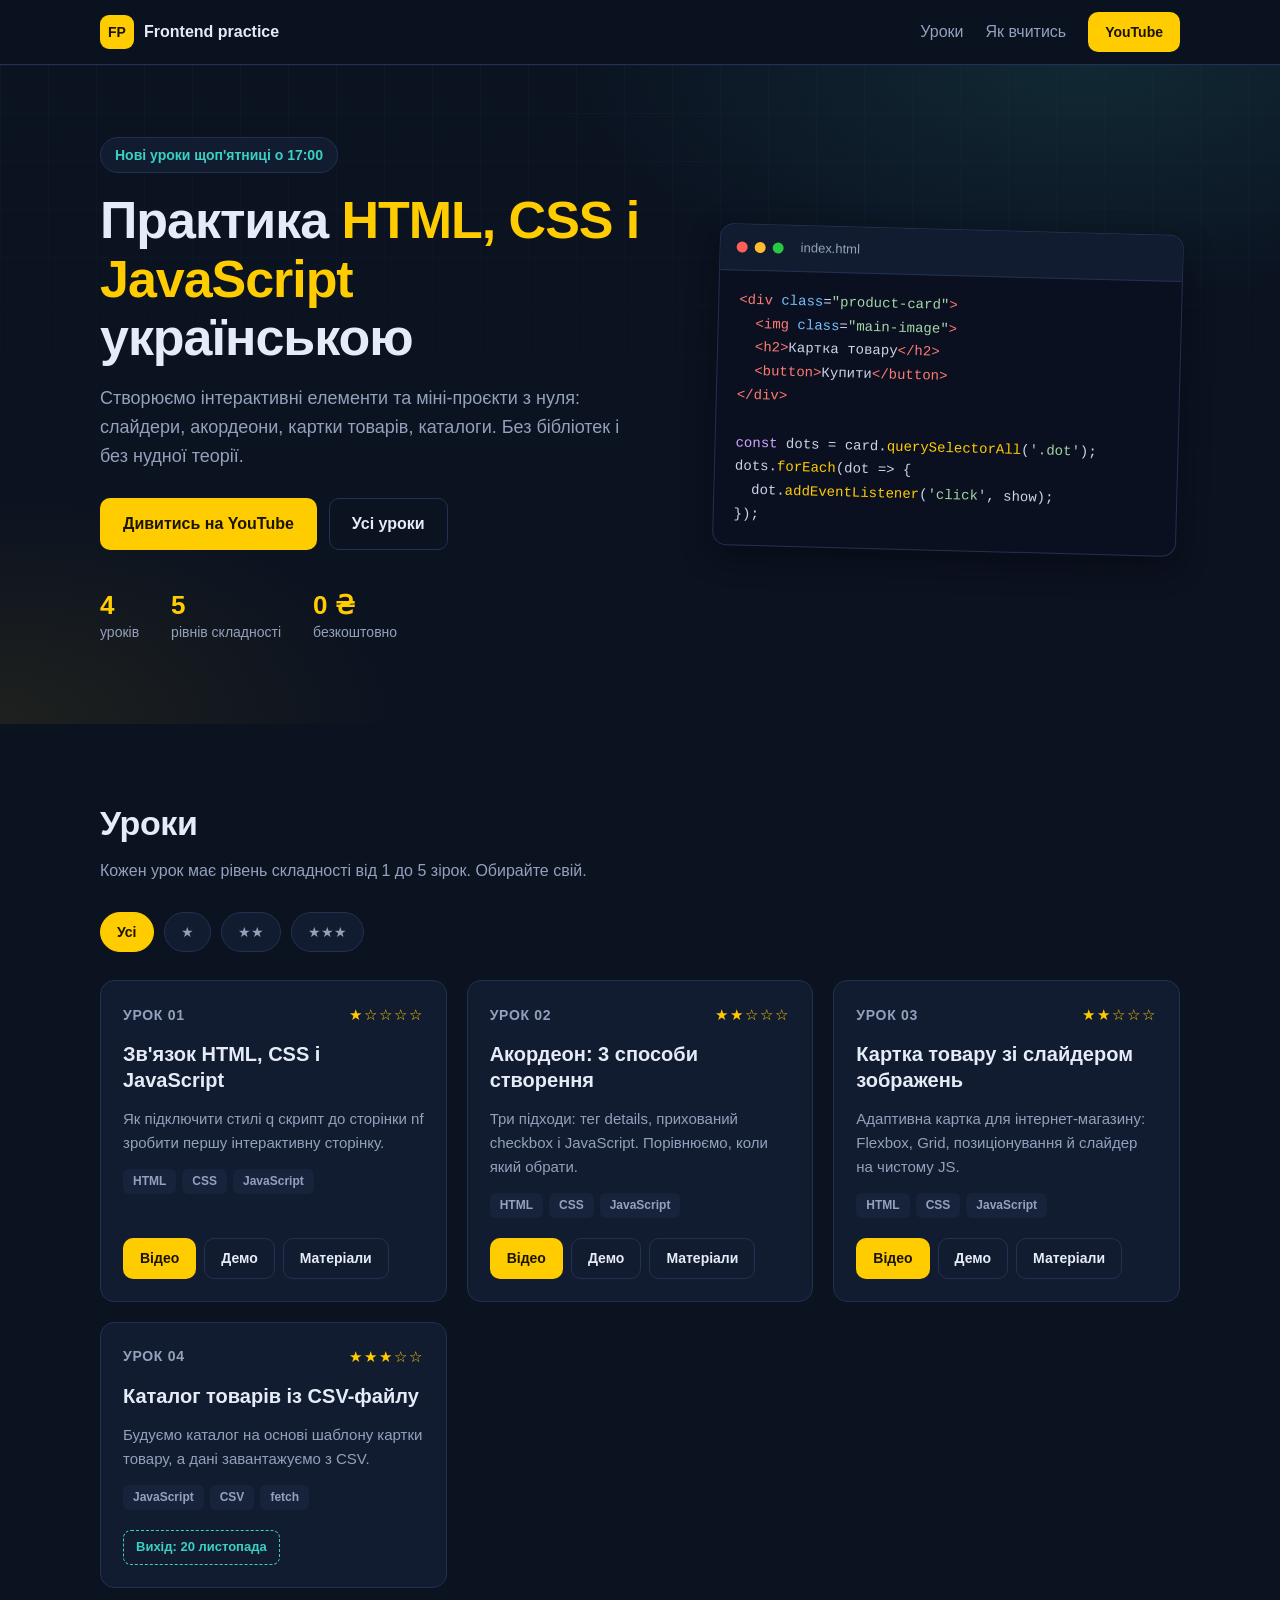
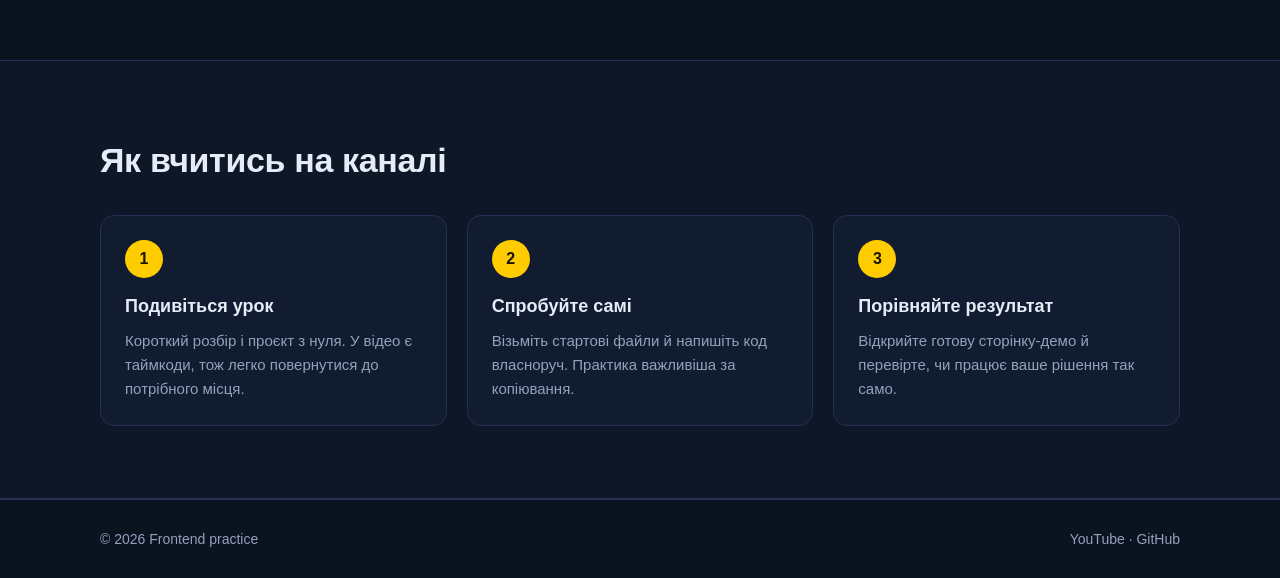
<file: Index.html>
<!DOCTYPE html>
<html lang="uk">
<head>
  <meta charset="UTF-8">
  <meta name="viewport" content="width=device-width, initial-scale=1.0">
  <title>Frontend practice — практика HTML, CSS і JavaScript українською</title>
  <meta name="description" content="Практичні уроки з верстки та фронтенду українською: інтерактивні елементи на HTML, CSS і чистому JavaScript. Нові уроки щоп'ятниці о 17:00.">
  <meta name="theme-color" content="#0b1220">
  <link rel="icon" href="data:image/svg+xml,%3Csvg xmlns='http://www.w3.org/2000/svg' viewBox='0 0 32 32'%3E%3Crect width='32' height='32' rx='7' fill='%230b1220'/%3E%3Ctext x='16' y='22' font-size='15' font-weight='700' text-anchor='middle' fill='%23ffcc00' font-family='Arial'%3EFP%3C/text%3E%3C/svg%3E">
  <link rel="stylesheet" href="style.css">
  <script src="script.js" defer></script>
</head>
<body>

  <header class="header">
    <div class="container header__inner">
      <a class="logo" href="#top" aria-label="Frontend practice — на початок">
        <span class="logo__mark">FP</span>
        <span class="logo__text">Frontend practice</span>
      </a>
      <nav class="nav" aria-label="Головне меню">
        <a href="#lessons">Уроки</a>
        <a href="#how">Як вчитись</a>
        <a class="btn btn--small btn--accent" id="channelLinkHeader" href="#" target="_blank" rel="noopener">YouTube</a>
      </nav>
    </div>
  </header>

  <main id="top">

    <section class="hero">
      <div class="container hero__inner">
        <div class="hero__text">
          <p class="badge">Нові уроки щоп'ятниці о 17:00</p>
          <h1>Практика <span class="accent">HTML, CSS і JavaScript</span> українською</h1>
          <p class="hero__lead">
            Створюємо інтерактивні елементи та міні-проєкти з нуля: слайдери, акордеони,
            картки товарів, каталоги. Без бібліотек і без нудної теорії.
          </p>
          <div class="hero__actions">
            <a class="btn btn--accent" id="channelLinkHero" href="#" target="_blank" rel="noopener">Дивитись на YouTube</a>
            <a class="btn btn--ghost" href="#lessons">Усі уроки</a>
          </div>
          <ul class="stats" aria-label="Про канал">
            <li><strong id="lessonsCount">0</strong><span>уроків</span></li>
            <li><strong>5</strong><span>рівнів складності</span></li>
            <li><strong>0 ₴</strong><span>безкоштовно</span></li>
          </ul>
        </div>

        <div class="hero__visual" aria-hidden="true">
          <div class="code-window">
            <div class="code-window__bar">
              <i></i><i></i><i></i>
              <span>index.html</span>
            </div>
            <pre class="code-window__body"><code><span class="c-tag">&lt;div</span> <span class="c-attr">class</span>=<span class="c-str">"product-card"</span><span class="c-tag">&gt;</span>
  <span class="c-tag">&lt;img</span> <span class="c-attr">class</span>=<span class="c-str">"main-image"</span><span class="c-tag">&gt;</span>
  <span class="c-tag">&lt;h2&gt;</span>Картка товару<span class="c-tag">&lt;/h2&gt;</span>
  <span class="c-tag">&lt;button&gt;</span>Купити<span class="c-tag">&lt;/button&gt;</span>
<span class="c-tag">&lt;/div&gt;</span>

<span class="c-kw">const</span> dots = card.<span class="c-fn">querySelectorAll</span>(<span class="c-str">'.dot'</span>);
dots.<span class="c-fn">forEach</span>(dot =&gt; {
  dot.<span class="c-fn">addEventListener</span>(<span class="c-str">'click'</span>, show);
});</code></pre>
          </div>
        </div>
      </div>
    </section>

    <section id="lessons" class="section">
      <div class="container">
        <h2 class="section__title">Уроки</h2>
        <p class="section__lead">Кожен урок має рівень складності від 1 до 5 зірок. Обирайте свій.</p>

        <div class="filters" id="filters" role="group" aria-label="Фільтр за рівнем складності"></div>
        <div class="grid" id="lessonsGrid"></div>
      </div>
    </section>

    <section id="how" class="section section--alt">
      <div class="container">
        <h2 class="section__title">Як вчитись на каналі</h2>
        <ol class="steps">
          <li class="step">
            <span class="step__num">1</span>
            <h3>Подивіться урок</h3>
            <p>Короткий розбір і проєкт з нуля. У відео є таймкоди, тож легко повернутися до потрібного місця.</p>
          </li>
          <li class="step">
            <span class="step__num">2</span>
            <h3>Спробуйте самі</h3>
            <p>Візьміть стартові файли й напишіть код власноруч. Практика важливіша за копіювання.</p>
          </li>
          <li class="step">
            <span class="step__num">3</span>
            <h3>Порівняйте результат</h3>
            <p>Відкрийте готову сторінку-демо й перевірте, чи працює ваше рішення так само.</p>
          </li>
        </ol>
      </div>
    </section>

  </main>

  <footer class="footer">
    <div class="container footer__inner">
      <p>© <span id="year"></span> Frontend practice</p>
      <p>
        <a id="channelLinkFooter" href="#" target="_blank" rel="noopener">YouTube</a>
        <span aria-hidden="true">·</span>
        <a id="githubLinkFooter" href="#" target="_blank" rel="noopener">GitHub</a>
      </p>
    </div>
  </footer>

</body>
</html>
</file>
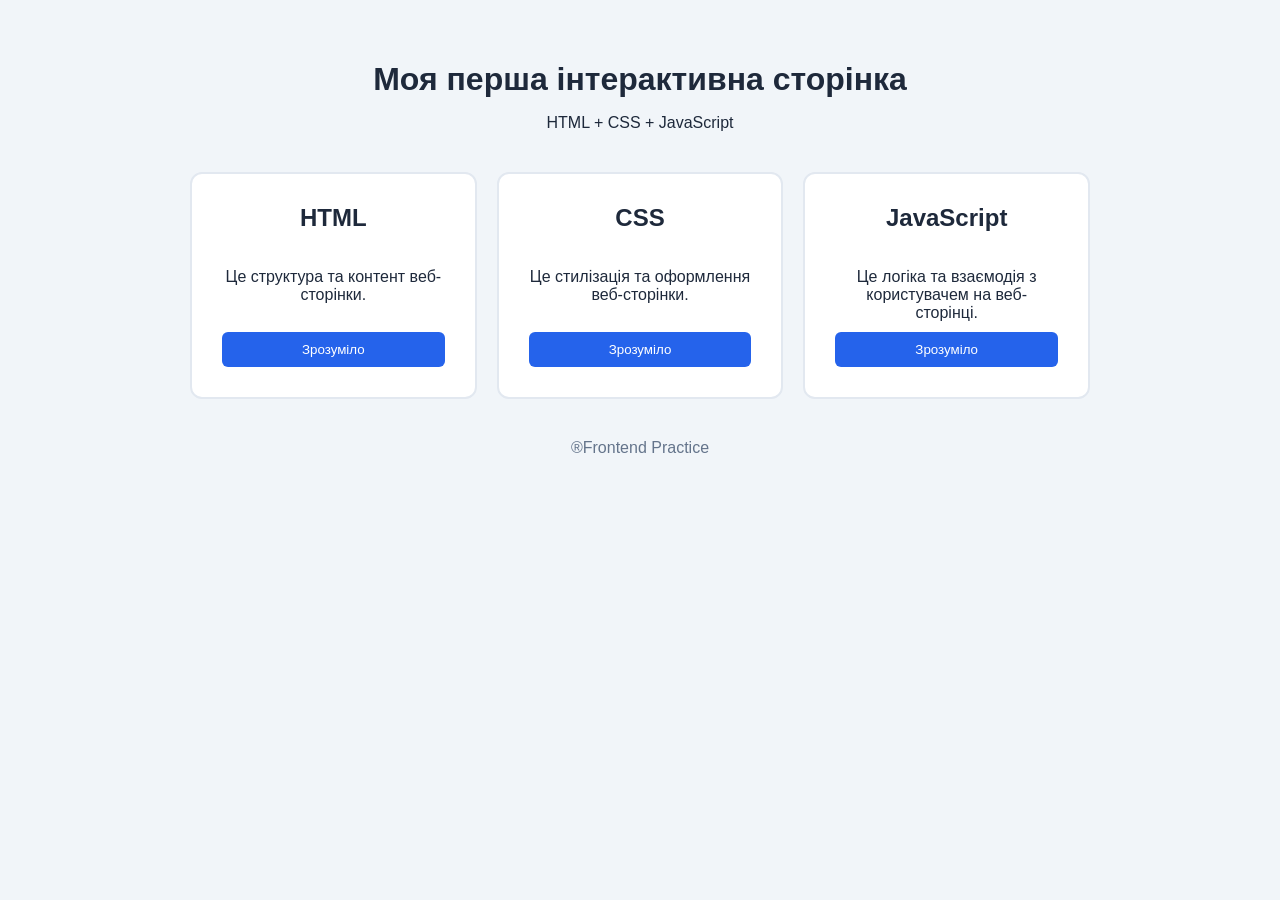
<file: 01-html-css-js-connection/demo/index.html>
<!DOCTYPE html>
<html lang="uk">
<head>
	<meta charset="UTF-8">
	<meta name="viewport" content="width=device-width, initial-scale=1.0">

	<title>Моя перша інтерактивна сторінка</title>

	<link rel="stylesheet" href="style.css">
</head>
<body>
		<div class="header">
			<h1>Моя перша інтерактивна сторінка</h1>
			<p>HTML + CSS + JavaScript</p>
		</div>
		<div class="cards">
			<div class="card">
				<h2>HTML</h2>
				<p>Це структура та контент веб-сторінки.</p>
				<button class="card-button">Зрозуміло</button>
				<span class="badge">Зрозуміло</span>
			</div>
			<div class="card">
				<h2>CSS</h2>
				<p>Це стилізація та оформлення веб-сторінки.</p>
				<button class="card-button">Зрозуміло</button>
				<span class="badge">Зрозуміло</span>
			</div>
			<div class="card">
				<h2>JavaScript</h2>
				<p>Це логіка та взаємодія з користувачем на веб-сторінці.</p>
				<button class="card-button">Зрозуміло</button>
				<span class="badge">Зрозуміло</span>
			</div>
		</div>
		<div class="footer">
			<p>®Frontend Practice</p>
		</div>
		<script src="script.js"></script>
</body>
</html>
</file>
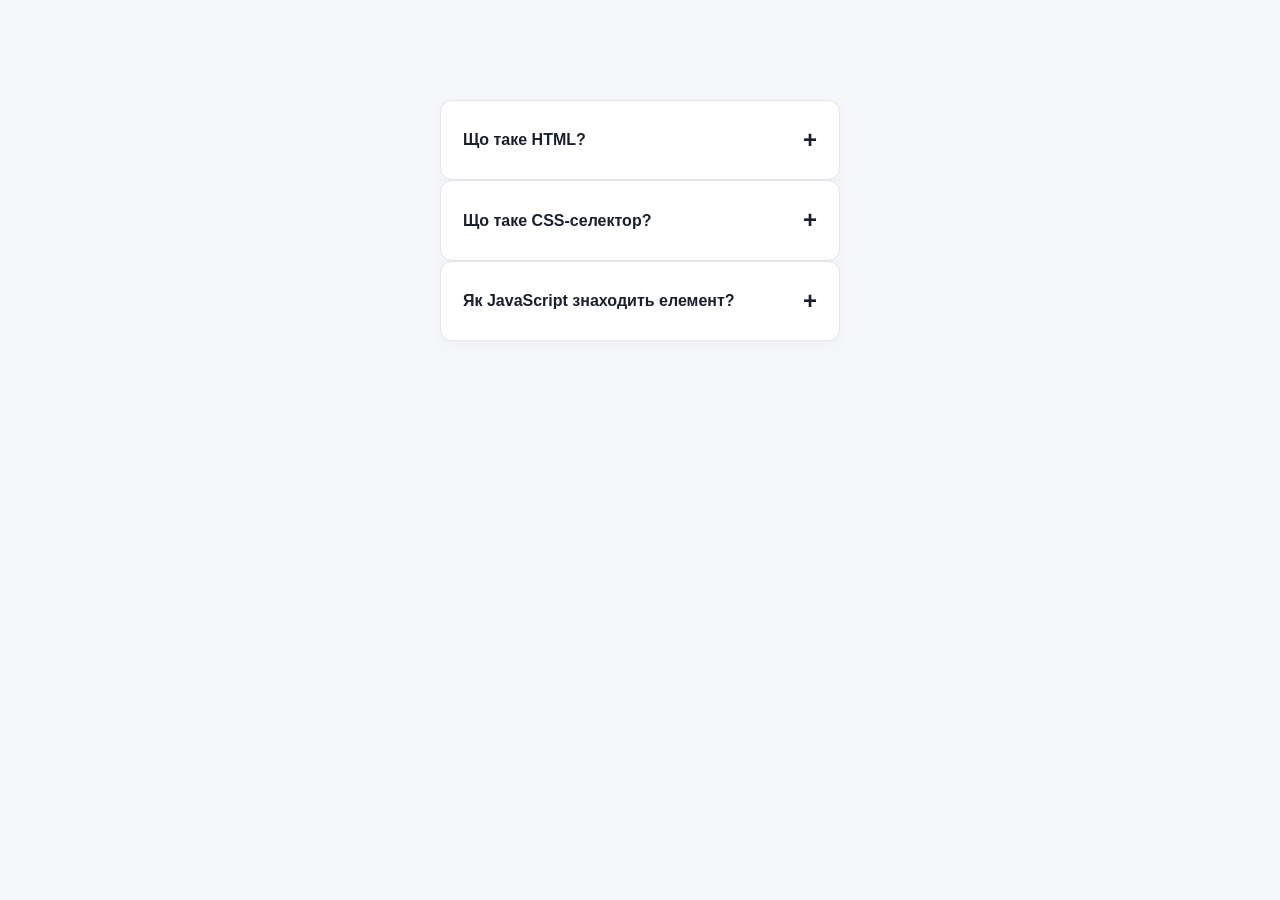
<file: 02-accordion/demo/index.html>
<!DOCTYPE html>
<html lang="uk">
<head>
    <meta charset="UTF-8">
    <meta name="viewport" content="width=device-width, initial-scale=1.0">

    <title>Accordion — 3 способи</title>

    <link rel="stylesheet" href="style.css">
</head>

<body>


<div class="page">


							<div class="accordion">
									<details class="accordion-item">
											<summary>
													Що таке HTML?
													<span class="icon">+</span>
											</summary>
											<div class="accordion-content">
													<p>
															HTML — це мова розмітки, яка визначає структуру вебсторінки.
													</p>
											</div>
									</details>
							</div>

							<div class="accordion">
									<div class="accordion-item checkbox-accordion">
											<input type="checkbox" id="css-question">
											<label for="css-question">
													Що таке CSS-селектор?
													<span class="icon">+</span>
											</label>
											<div class="accordion-content">
													<p>
															CSS-селектор визначає, до яких HTML-елементів потрібно застосувати стилі.
													</p>
											</div>
									</div>
							</div>

							<div class="accordion js-accordion">
									<div class="accordion-item">
											<div class="accordion-header">
													Як JavaScript знаходить елемент?
													<span class="icon">+</span>
											</div>
											<div class="accordion-content">
													<p>
															За допомогою DOM-методів, наприклад querySelector() та querySelectorAll().
													</p>
											</div>
									</div>
							</div>


</div>

    <script src="script.js"></script>

</body>
</html>
</file>
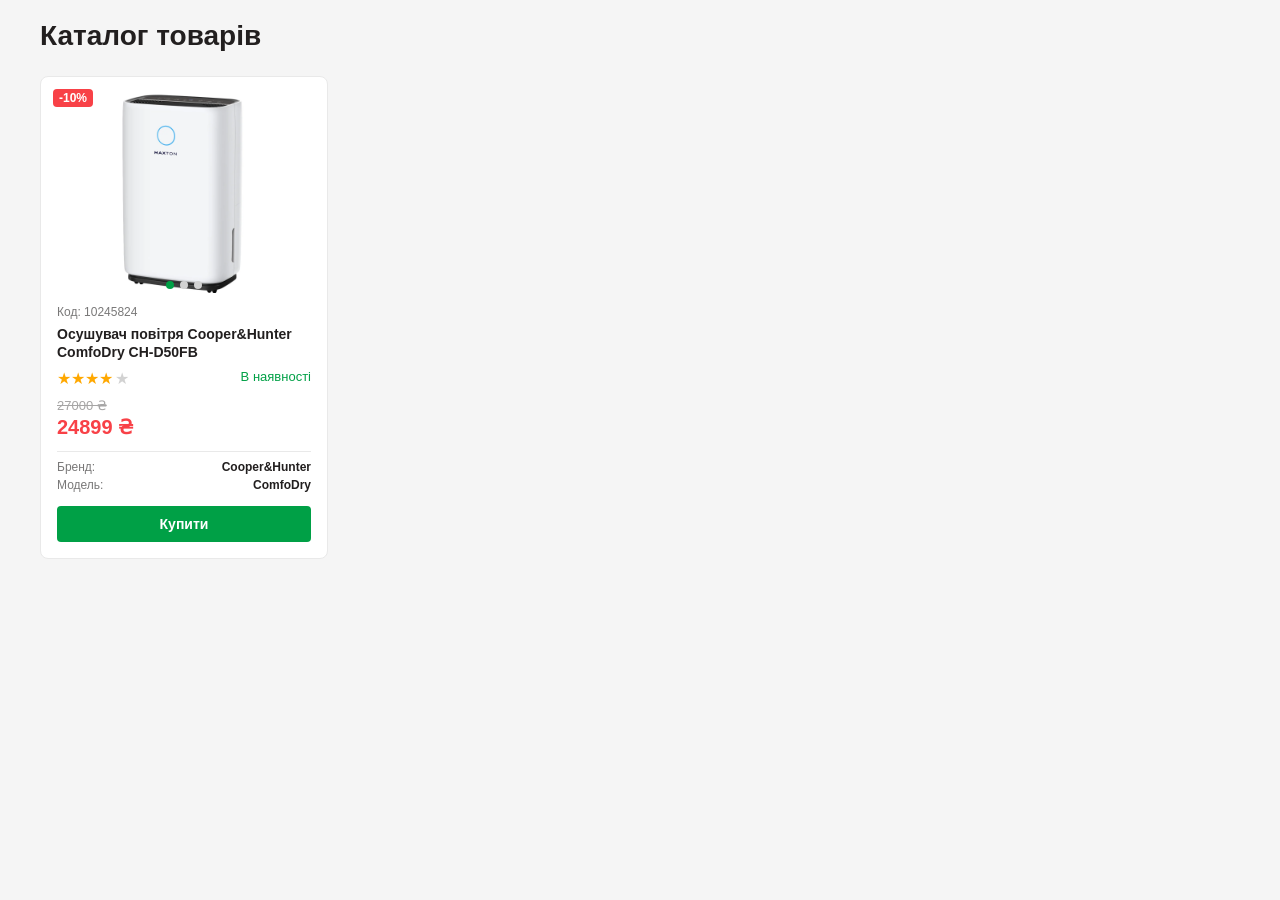
<file: 03-product-card-slider/demo/index.html>
<!DOCTYPE html>
<html lang="uk">
<head>
	<meta charset="UTF-8">
	<meta name="viewport" content="width=device-width, initial-scale=1.0">
	<title>Каталог товарів</title>
	<link rel="stylesheet" href="style.css">
</head>
<body>
	<div class="container">
		<header class="header">
			<h1>Каталог товарів</h1>
		</header>
		<div class="products-grid">

			<div class="product-card">

				<div class="badge-discount">-10%</div>

				<div class="image-rotator">
					<img src="./img/10245824_1.webp" alt="Осушувач повітря" class="main-image">

					<button class="rotator-btn rotator-prev" aria-label="Попереднє зображення">&#10094;</button>
					<button class="rotator-btn rotator-next" aria-label="Наступне зображення">&#10095;</button>
					
					<div class="rotator-controls">
						<span class="dot active" data-index="0"></span>
						<span class="dot" data-index="1"></span>
						<span class="dot" data-index="2"></span>
					</div>
				</div>

				<div class="product-code">Код: 10245824</div>
				<h3 class="product-title" title="Осушувач повітря Cooper&Hunter ComfoDry CH-D50FB">Осушувач повітря Cooper&Hunter ComfoDry CH-D50FB</h3>

				<div class="minicontainer">
					<div class="rating-stars">
						★★★★
						<span class="star">★</span>
					</div>
					<div class="availability">В наявності</div>
				</div>

				<div class="price-block">
					<div class="old-price">27000 ₴</div>
					<div class="current-price">24899 ₴</div>
				</div>

				<div class="specs">
					<div class="spec-row">
						<span class="spec-label">Бренд:</span>
						<span class="spec-value">Cooper&Hunter</span>
					</div>
					<div class="spec-row">
						<span class="spec-label">Модель:</span>
						<span class="spec-value">ComfoDry</span>
					</div>
				</div>

				<button class="buy-button">Купити</button>

			</div>

		</div>

	</div>
	
				<script src="script.js"></script>

</body>
</html>
</file>
<file: style.css>
/* ===== Змінні (змінюйте кольори тут) ===== */
:root {
  --bg: #0b1220;
  --bg-alt: #0e1728;
  --surface: #121c30;
  --surface-2: #17233b;
  --border: #223152;
  --text: #e6ecf7;
  --text-muted: #93a1bd;
  --accent: #ffcc00;
  --accent-ink: #1a1400;
  --teal: #3ad0c4;
  --radius: 14px;
  --shadow: 0 10px 30px rgba(0, 0, 0, 0.35);
}

/* ===== Базове ===== */
*, *::before, *::after { box-sizing: border-box; }

html { scroll-behavior: smooth; scroll-padding-top: 76px; }

body {
  margin: 0;
  background: var(--bg);
  color: var(--text);
  font-family: -apple-system, BlinkMacSystemFont, "Segoe UI", Roboto, "Helvetica Neue", Arial, sans-serif;
  line-height: 1.6;
  -webkit-font-smoothing: antialiased;
}

img { max-width: 100%; display: block; }
a { color: inherit; }

.container {
  width: 100%;
  max-width: 1120px;
  margin: 0 auto;
  padding: 0 20px;
}

.accent { color: var(--accent); }

:focus-visible {
  outline: 2px solid var(--teal);
  outline-offset: 3px;
  border-radius: 6px;
}

/* ===== Шапка ===== */
.header {
  position: sticky;
  top: 0;
  z-index: 10;
  background: rgba(11, 18, 32, 0.85);
  backdrop-filter: blur(10px);
  -webkit-backdrop-filter: blur(10px);
  border-bottom: 1px solid var(--border);
}

.header__inner {
  display: flex;
  align-items: center;
  justify-content: space-between;
  min-height: 64px;
  gap: 16px;
}

.logo {
  display: inline-flex;
  align-items: center;
  gap: 10px;
  text-decoration: none;
  font-weight: 700;
}

.logo__mark {
  display: grid;
  place-items: center;
  width: 34px;
  height: 34px;
  border-radius: 9px;
  background: var(--accent);
  color: var(--accent-ink);
  font-size: 14px;
  font-weight: 800;
}

.nav {
  display: flex;
  align-items: center;
  gap: 22px;
}

.nav a:not(.btn) {
  text-decoration: none;
  color: var(--text-muted);
  transition: color 0.2s;
}

.nav a:not(.btn):hover { color: var(--text); }

/* ===== Кнопки ===== */
.btn {
  display: inline-flex;
  align-items: center;
  justify-content: center;
  gap: 8px;
  padding: 12px 22px;
  border: 1px solid transparent;
  border-radius: 10px;
  font: inherit;
  font-weight: 700;
  text-decoration: none;
  cursor: pointer;
  transition: transform 0.15s, background 0.2s, border-color 0.2s, color 0.2s;
}

.btn:hover { transform: translateY(-2px); }

.btn--accent { background: var(--accent); color: var(--accent-ink); }
.btn--accent:hover { background: #ffd83a; }

.btn--ghost { border-color: var(--border); color: var(--text); background: transparent; }
.btn--ghost:hover { border-color: var(--teal); color: var(--teal); }

.btn--small { padding: 8px 16px; font-size: 14px; }

/* ===== Герой ===== */
.hero {
  position: relative;
  overflow: hidden;
  padding: 72px 0 80px;
  background:
    radial-gradient(900px 400px at 85% 0%, rgba(58, 208, 196, 0.12), transparent 60%),
    radial-gradient(700px 400px at 0% 100%, rgba(255, 204, 0, 0.08), transparent 60%),
    var(--bg);
}

.hero::before {
  content: "";
  position: absolute;
  inset: 0;
  background-image:
    linear-gradient(var(--border) 1px, transparent 1px),
    linear-gradient(90deg, var(--border) 1px, transparent 1px);
  background-size: 48px 48px;
  opacity: 0.18;
  mask-image: linear-gradient(to bottom, #000, transparent 85%);
  -webkit-mask-image: linear-gradient(to bottom, #000, transparent 85%);
  pointer-events: none;
}

.hero__inner {
  position: relative;
  display: grid;
  grid-template-columns: 1.1fr 0.9fr;
  gap: 48px;
  align-items: center;
}

.badge {
  display: inline-block;
  margin: 0 0 18px;
  padding: 6px 14px;
  border: 1px solid var(--border);
  border-radius: 999px;
  background: var(--surface);
  color: var(--teal);
  font-size: 14px;
  font-weight: 600;
}

h1 {
  margin: 0 0 18px;
  font-size: clamp(32px, 5vw, 52px);
  line-height: 1.12;
  letter-spacing: -0.02em;
}

.hero__lead {
  margin: 0 0 28px;
  max-width: 540px;
  color: var(--text-muted);
  font-size: 18px;
}

.hero__actions { display: flex; flex-wrap: wrap; gap: 12px; }

.stats {
  display: flex;
  flex-wrap: wrap;
  gap: 32px;
  margin: 40px 0 0;
  padding: 0;
  list-style: none;
}

.stats li { display: flex; flex-direction: column; }
.stats strong { font-size: 26px; color: var(--accent); line-height: 1.2; }
.stats span { color: var(--text-muted); font-size: 14px; }

/* ===== Вікно з кодом ===== */
.code-window {
  border: 1px solid var(--border);
  border-radius: var(--radius);
  background: #0a1020;
  box-shadow: var(--shadow);
  overflow: hidden;
  transform: rotate(1.5deg);
}

.code-window__bar {
  display: flex;
  align-items: center;
  gap: 7px;
  padding: 12px 16px;
  background: var(--surface);
  border-bottom: 1px solid var(--border);
}

.code-window__bar i {
  width: 11px;
  height: 11px;
  border-radius: 50%;
  background: #34436a;
}

.code-window__bar i:nth-child(1) { background: #ff5f57; }
.code-window__bar i:nth-child(2) { background: #febc2e; }
.code-window__bar i:nth-child(3) { background: #28c840; }
.code-window__bar span { margin-left: 10px; color: var(--text-muted); font-size: 13px; }

.code-window__body {
  margin: 0;
  padding: 18px 20px;
  overflow-x: auto;
  font-family: Consolas, "SF Mono", Menlo, monospace;
  font-size: 14px;
  line-height: 1.7;
  color: #cbd5ea;
}

.c-tag { color: #ff7b72; }
.c-attr { color: #79c0ff; }
.c-str { color: #a5d6a7; }
.c-kw { color: #d2a8ff; }
.c-fn { color: #ffcc00; }

/* ===== Секції ===== */
.section { padding: 72px 0; }
.section--alt { background: var(--bg-alt); border-top: 1px solid var(--border); border-bottom: 1px solid var(--border); }

.section__title { margin: 0 0 8px; font-size: clamp(26px, 3.5vw, 34px); letter-spacing: -0.01em; }
.section__lead { margin: 0 0 28px; color: var(--text-muted); }

/* ===== Фільтри ===== */
.filters { display: flex; flex-wrap: wrap; gap: 10px; margin-bottom: 28px; }

.filter {
  padding: 8px 16px;
  border: 1px solid var(--border);
  border-radius: 999px;
  background: var(--surface);
  color: var(--text-muted);
  font: inherit;
  font-size: 14px;
  cursor: pointer;
  transition: all 0.2s;
}

.filter:hover { color: var(--text); border-color: var(--teal); }
.filter.is-active { background: var(--accent); border-color: var(--accent); color: var(--accent-ink); font-weight: 700; }

/* ===== Картки уроків ===== */
.grid {
  display: grid;
  grid-template-columns: repeat(auto-fill, minmax(280px, 1fr));
  gap: 20px;
}

.card {
  display: flex;
  flex-direction: column;
  gap: 14px;
  padding: 22px;
  border: 1px solid var(--border);
  border-radius: var(--radius);
  background: var(--surface);
  transition: transform 0.2s, border-color 0.2s, box-shadow 0.2s;
  animation: fadeUp 0.4s ease both;
}

.card:hover {
  transform: translateY(-4px);
  border-color: var(--teal);
  box-shadow: var(--shadow);
}

.card__top { display: flex; align-items: center; justify-content: space-between; }
.card__num { color: var(--text-muted); font-weight: 700; font-size: 14px; letter-spacing: 0.05em; }
.card__level { color: var(--accent); letter-spacing: 2px; font-size: 15px; }
.card__title { margin: 0; font-size: 20px; line-height: 1.3; }
.card__text { margin: 0; color: var(--text-muted); font-size: 15px; }

.tags { display: flex; flex-wrap: wrap; gap: 6px; margin: 0; padding: 0; list-style: none; }

.tag {
  padding: 3px 10px;
  border-radius: 6px;
  background: var(--surface-2);
  color: var(--text-muted);
  font-size: 12px;
  font-weight: 600;
}

.card__footer { display: flex; flex-wrap: wrap; align-items: center; gap: 8px; margin-top: auto; padding-top: 6px; }

.status {
  padding: 6px 12px;
  border: 1px dashed var(--teal);
  border-radius: 8px;
  color: var(--teal);
  font-size: 13px;
  font-weight: 600;
}

/* ===== Кроки ===== */
.steps {
  display: grid;
  grid-template-columns: repeat(auto-fit, minmax(240px, 1fr));
  gap: 20px;
  margin: 28px 0 0;
  padding: 0;
  list-style: none;
}

.step {
  padding: 24px;
  border: 1px solid var(--border);
  border-radius: var(--radius);
  background: var(--surface);
}

.step__num {
  display: grid;
  place-items: center;
  width: 38px;
  height: 38px;
  margin-bottom: 14px;
  border-radius: 50%;
  background: var(--accent);
  color: var(--accent-ink);
  font-weight: 800;
}

.step h3 { margin: 0 0 8px; font-size: 18px; }
.step p { margin: 0; color: var(--text-muted); font-size: 15px; }

/* ===== Підвал ===== */
.footer { padding: 28px 0; border-top: 1px solid var(--border); color: var(--text-muted); font-size: 14px; }
.footer__inner { display: flex; flex-wrap: wrap; justify-content: space-between; gap: 10px; }
.footer p { margin: 0; }
.footer a { text-decoration: none; }
.footer a:hover { color: var(--accent); }

/* ===== Анімація ===== */
@keyframes fadeUp {
  from { opacity: 0; transform: translateY(12px); }
  to { opacity: 1; transform: none; }
}

@media (prefers-reduced-motion: reduce) {
  html { scroll-behavior: auto; }
  .card, .btn { animation: none; transition: none; }
}

/* ===== Адаптивність ===== */
@media (max-width: 860px) {
  .hero { padding: 48px 0 56px; }
  .hero__inner { grid-template-columns: 1fr; }
  .code-window { transform: none; }
}

@media (max-width: 520px) {
  .logo__text { display: none; }
  .nav { gap: 14px; }
  .section { padding: 52px 0; }
}
</file>
<file: 01-html-css-js-connection/demo/style.css>
body {
	margin: 0;
	padding: 40px;
	font-family: Arial, Helvetica, sans-serif;
	background-color: #f1f5f9;
	color: #1e293b;
}

.header {
	max-width: 900px;
	margin: 0 auto 40px;
	text-align: center;
}

.header h1 {
	margin-bottom: 10px;
}

.cards {
	display: flex;
	max-width: 900px;
	margin: 0 auto;
	gap: 20px;
}

.card {
	display: flex;
	flex-direction: column;
	position: relative;
	flex: 1;
	padding: 30px;
	background-color: #fff;
	border: 2px solid #e2e8f0;
	border-radius: 12px;
	text-align: center;
	transition: 0.3s;
}

.card h2 {
	margin-top: 0;
}
.card p {
	margin-bottom: auto;
	padding-bottom: 10px;
}

.card-button {
	padding: 10px 10px;
	border: none;
	border-radius: 6px;
	background-color: #2563eb;
	color: #fff;
	cursor: pointer;
	margin-top: auto;
}

.card-button:hover {
	background-color: #0b1d4e;
}

.footer {
	max-width: 900px;
	margin: 40px auto 0;
	text-align: center;
	color: #64748b;
}

.badge {
	display: none;
	position: absolute;
	top: 10px;
	right: 10px;
	padding: 5px 10px;
	border-radius: 20px;
	background-color: #22c55e;
	font-size: 12px;
}

.card.completed {
	border-color: #22c55e;
	background-color: #f0fdf4;
}

.card.completed .badge {
	display: block;
}
</file>
<file: 02-accordion/demo/style.css>
* {
    box-sizing: border-box;
    margin: 0;
    padding: 0;
}


body {
    font-family: Arial, sans-serif;
    background: #f5f7fb;
    color: #18202f;
    line-height: 1.6;
}


.page {
  width: 400px;
  margin: 0 auto;
  padding: 100px 0;
}

.accordion {
    display: flex;
    flex-direction: column;
    gap: 10px;
}

.accordion-item {
    overflow: hidden;
    border: 1px solid #e1e5ec;
    border-radius: 12px;
    background: white;
    box-shadow: 0 4px 15px rgba(20, 30, 50, 0.04);
}


.accordion-item summary, .checkbox-accordion label, .accordion-header {
    display: flex;
    align-items: center;
    justify-content: space-between;
    padding: 20px 22px;
    cursor: pointer;
    font-weight: 600;
}

.icon {
    font-size: 24px;
    transition: transform 0.25s ease;
}

.accordion-content {
    padding: 0 22px 20px;
    color: #667085;
}


/* =========================================================
   VARIANT 1
   DETAILS / SUMMARY
========================================================= */

.accordion-item summary {
    list-style: none;
}


.accordion-item summary::-webkit-details-marker {
    display: none;
}


.accordion-item[open] summary .icon {
    transform: rotate(45deg);
}


/* =========================================================
   VARIANT 2
   CHECKBOX
========================================================= */

.checkbox-accordion input {
    position: absolute;
    opacity: 0;
    pointer-events: none;
}

.checkbox-accordion .accordion-content {
    display: none;
}

.checkbox-accordion input:checked ~ .accordion-content {
    display: block;
}

.checkbox-accordion input:checked + label .icon {
    transform: rotate(45deg);
}


/* =========================================================
   VARIANT 3
   JAVASCRIPT (Simplified)
========================================================= */

.js-accordion .accordion-content {
    display: none;
}

.js-accordion .accordion-item.active .accordion-content {
    display: block;
}

.js-accordion .accordion-item.active .icon {
    transform: rotate(45deg);
}
</file>
<file: 03-product-card-slider/demo/style.css>
* {
	box-sizing: border-box;
	margin: 0;
	padding: 0;
}

body {
	font-family:'Segoe UI', Tahoma, Geneva, Verdana, sans-serif;
	background-color: #f5f5f5;
	color: #221f1f;
	padding: 20px;
}

.container {
	max-width: 1200px;
	margin: 0 auto;
}

.header {
	margin-bottom: 24px;
}

.header h1 {
	font-size: 28px;
	font-weight: 700;
}

.products-grid {
	display: grid;
	grid-template-columns: repeat(auto-fill, minmax(240px, 1fr));
	gap: 16px;
}

.product-card {
	display: flex;
	flex-direction: column;
	position: relative;
	padding: 16px;
	background-color: #ffffff;
	border: 1px solid #e9e9e9;
	border-radius: 8px;
	transition: box-shadow 0.2s ease, border-color 0.2s ease;
}

.product-card:hover {
	box-shadow: 0 4px 16px rgba(0, 0, 0, 0.1);
	border-color: #00a046;
}

.badge-discount {
	position: absolute;
	top: 12px;
	left: 12px;
	padding: 2px 6px;
	border-radius: 4px;
	background-color: #f84147;
	color: #ffffff;
	font-size: 12px;
	font-weight: 700;
	z-index: 2;
}

.image-rotator {
	position: relative;
	display: flex;
	justify-content: center;
	align-items: center;
	overflow: hidden;
	width: 100%;
	height: 200px;
	margin-bottom: 12px;
}

.rotator-btn {
	position: absolute;
	display: flex;
	align-items: center;
	justify-content: center;
	top: 50%;
	transform: translateY(-50%);
	background-color: rgba(255, 255, 255, 0.8);
	border: 1px solid #d2d2d2;
	border-radius: 50%;
	width: 28px;
	height: 28px;
	font-size: 14px;
	cursor: pointer;
	z-index: 3;
	opacity: 0;
	transition: opacity 0.2s, background-color 0.2s;
}

.image-rotator:hover .rotator-btn {
	opacity: 1;
}

.rotator-btn:hover {
	background-color: #ffffff;
	border-color: #00a046;

}

.rotator-prev {
	left: 6px;
}

.rotator-next {
	right: 6px;
}

.main-image {
	max-width: 100%;
	max-height: 100%;
	object-fit: contain;
}

.rotator-controls {
	position: absolute;
	bottom: 4px;
	left: 0;
	right: 0;
	display: flex;
	justify-content: center;
	gap: 6px;
}

.dot {
	width: 8px;
	height: 8px;
	border-radius: 50%;
	background-color: #d2d2d2;
	cursor: pointer;
	transition: background-color 0.2s;
}

.dot.active {
	background-color: #00a046;
}

.product-code {
	font-size: 12px;
	color: #797878;
	margin-bottom: 6px;
}

.product-title {
	font-size: 14px;
	line-height: 1.3;
	color: #221f1f;
	margin-bottom: 8px;
	min-height: 36px;
	display: -webkit-box;
	line-clamp: 2;
	-webkit-line-clamp: 2;
	-webkit-box-orient: vertical;
	overflow: hidden;
}

.minicontainer {
	display: flex;
	justify-content: space-between;
}

.rating-stars {
	display: flex;
	gap: 2px;
	margin-bottom: 10px;
	color: #ffa800;
}

.star {
	color: #d2d2d2;
}

.availability {
	font-size: 13px;
	margin-bottom: 12px;
	font-weight: 500;
	color: #00a046;
}

.price-block {
	margin-bottom: 12px;
	display: flex;
	flex-direction: column;
	gap: 2px;
}

.old-price {
	font-size: 13px;
	color: #a6a5a5;
	text-decoration: line-through;
}

.current-price {
	font-size: 20px;
	font-weight: 700;
	color: #f84147;
}

.buy-button {
	width: 100%;
	background-color: #00a046;
	color: #ffffff;
	border: none;
	border-radius: 4px;
	padding: 10px 16px;
	font-size: 14px;
	font-weight: 700;
	cursor: pointer;
	transition: background-color 0.2s;
	margin-top: 10px;
}

.buy-button:hover {
	background-color: #008035;
}

.specs {
	border-top: 1px solid #e9e9e9;
	padding-top: 8px;
	margin-top: auto;
	font-size: 12px;
}

.spec-row {
	display: flex;
	justify-content: space-between;
	margin-bottom: 4px;
}

.spec-label {
	color: #797878;
}

.spec-value {
	font-weight: 600;
	color: #221f1f;
}
</file>
